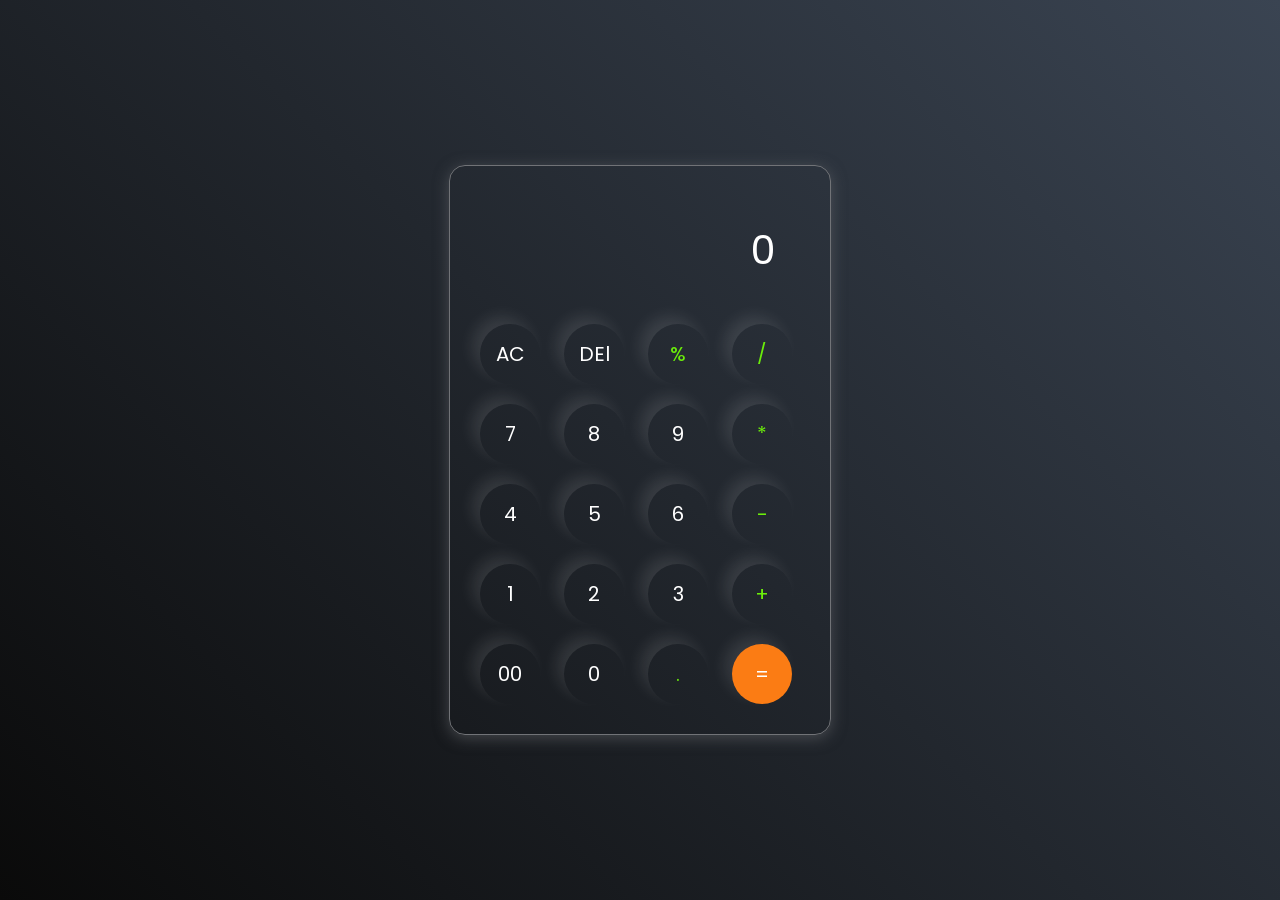
<file: index.html>
<!DOCTYPE html>
<html lang="en">
<head>
    <meta charset="UTF-8">
    <meta name="viewport" content="width=device-width, initial-scale=1.0">
    <title>Document</title>
    <link rel="stylesheet" href="style.css">
</head>
<body>
    <div class="calculator">
        <input type="text" placeholder="0" id="inputBox">
        <div>
            <button>AC</button>
            <button>DEl</button>
            <button class="operator">%</button>
            <button class="operator">/</button>
        </div>
         <div>
            <button>7</button>
            <button>8</button>
            <button>9</button>
            <button class="operator">*</button>
        </div>
        <div>
            <button>4</button>
            <button>5</button>
            <button>6</button>
            <button class="operator">-</button>
        </div>
        <div>
            <button>1</button>
            <button>2</button>
            <button>3</button>
            <button class="operator">+</button>
        </div>
        <div>
            <button>00</button>
            <button>0</button>
            <button class="operator">.</button>
            <button class="equal">=</button>
        </div>
    </div>
  <script>
    let input = document.getElementById('inputBox');
let buttons = document.querySelectorAll('button');

let string = "";
let arr = Array.from(buttons);
arr.forEach(button => {
    button.addEventListener('click', (e) =>{
        if(e.target.innerHTML == '='){
            string = eval(string);
            input.value = string;
        }

        else if(e.target.innerHTML == 'AC'){
            string = "";
            input.value = string;
        }
        else if(e.target.innerHTML == 'DEL'){
            string = string.substring(0, string.length-1);
            input.value = string;
        }
        else{
            string += e.target.innerHTML;
            input.value = string;
        }

    })
})
  </script>
</body>
</html>
</file>
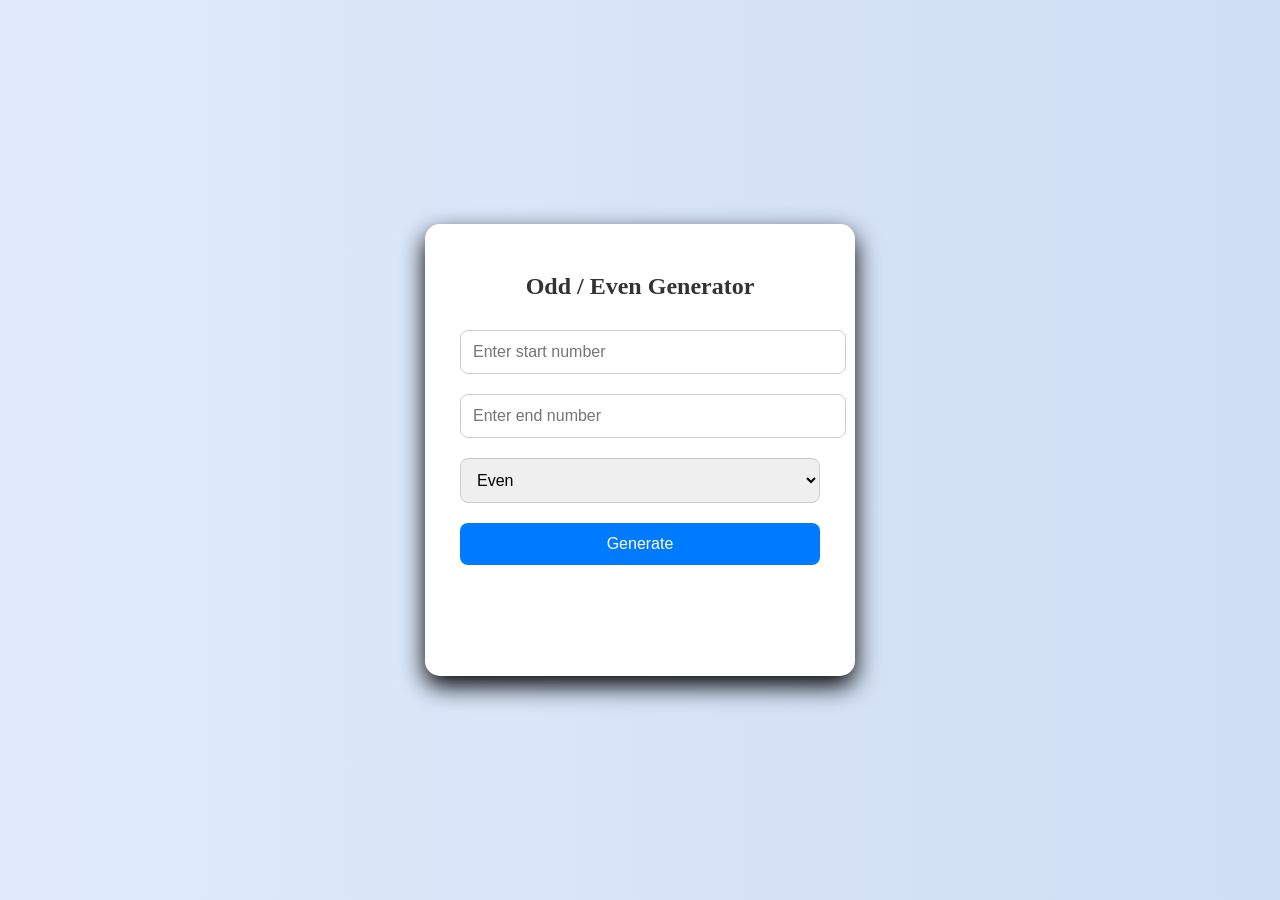
<file: aqsa.html>
<!DOCTYPE html>
<html lang="en">
<head>
  <meta charset="UTF-8">
  <title>Odd/Even Generator</title>
  <style>
    body {
      margin: 0;
      padding: 0;
      background: linear-gradient(to right, #e0eafc, #cfdef3);
      display: flex;
      justify-content: center;
      align-items: center;
      height: 100vh;
      overflow: hidden;
    }
    .container {
      background: white;
      padding: 30px 35px;
      border-radius: 15px;
      box-shadow: 0 10px 25px black;
      width: 360px;
      text-align: center;
      animation: fadeIn 1s ease-in-out;
    }
    h2 {
      margin-bottom: 20px;
      color: #333;
    }
    input, select, button {
      width: 100%;
      padding: 12px;
      margin: 10px 0;
      border: 1px solid #ccc;
      border-radius: 8px;
      font-size: 16px;
      transition: 0.3s;
    }
    button {
      background-color: #007BFF;
      color: white;
      border: none;
      cursor: pointer;
    }
    button:hover {
      background-color: #0056b3;
    }
    .result {
      margin-top: 20px;
      font-size: 18px;
      color: grey;
      background:whitesmoke;
      border-radius: 10px;
      padding: 15px;
      white-space: pre-line;
      opacity: 0;
      transform: translateY(20px);
      transition: all 0.5s ease-in-out;
    }
    .result.show {
      opacity: 1;
      transform: translateY(0);
    }

    @keyframes fadeIn {
      from { opacity: 0; transform: scale(0.9); }
      to { opacity: 1; transform: scale(1); }
    }
  </style>
</head>
<body>

  <div class="container">
    <h2>Odd / Even Generator</h2>
    <input type="number" id="start" placeholder="Enter start number">
    <input type="number" id="end" placeholder="Enter end number">
    <select id="type">
      <option value="even">Even</option>
      <option value="odd">Odd</option>
    </select>
    <button onclick="generateNumbers()">Generate</button>
    <div class="result" id="output">Result will appear here</div>
  </div>

  <script>
    function generateNumbers() {
      const start = parseInt(document.getElementById("start").value);
      const end = parseInt(document.getElementById("end").value);
      const type = document.getElementById("type").value;
      const outputDiv = document.getElementById("output");
      let result = "";

      if (isNaN(start) || isNaN(end)) {
        result = " Please enter valid numbers!";
      } else if (start > end) {
        result = "Start number must be less than or equal to end number!";
      } else {
        result += `${type.toUpperCase()} numbers from ${start} to ${end}:\n\n`;
        for (let i = start; i <= end; i++) {
          if (type === "even" && i % 2 === 0) {
            result += i + " ";
            console.log(i);
          } else if (type === "odd" && i % 2 !== 0) {
            result += i + " ";
            console.log(i);
          }
          }
          }

      outputDiv.innerText = result;
      outputDiv.classList.add("show");
    }
  </script>

</body>
</html>
</file>
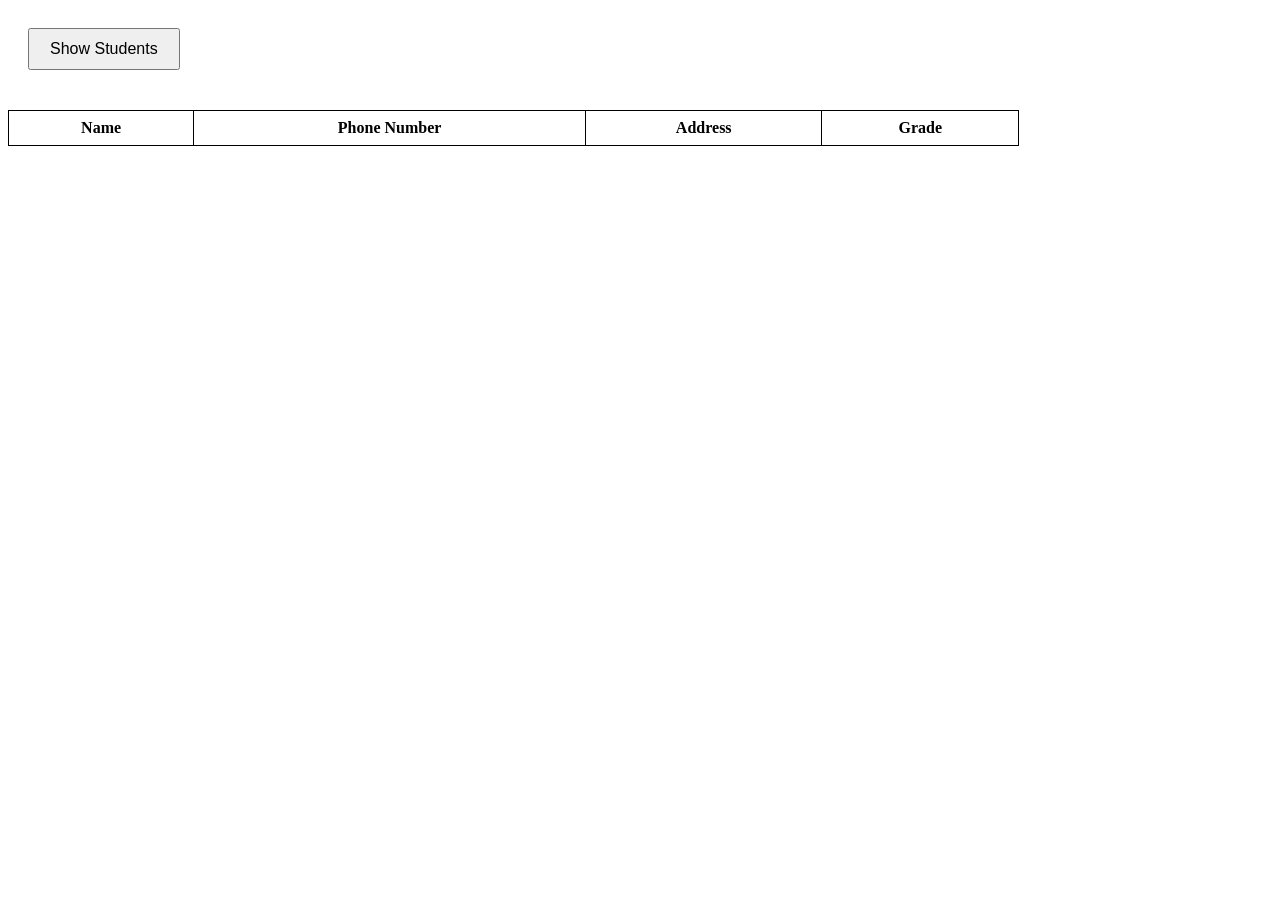
<file: jawwad.html>
<!DOCTYPE html>
<html lang="en">
<head>
    <meta charset="UTF-8">
    <title>Student Data Table</title>
    <style>
        table {
            width: 80%;
            border-collapse: collapse;
            margin: 20px 0;
        }
        table, th, td {
            border: 1px solid black;
            text-align: center;
            padding: 8px;
        }
        button {
            padding: 10px 20px;
            font-size: 16px;
            margin: 20px;
        }
    </style>
</head>
<body>
    <button onclick="jawwad()">Show Students</button>
    <table id="student">
        <thead>
            <tr>
                <th>Name</th>
                <th>Phone Number</th>
                <th>Address</th>
                <th>Grade</th>
            </tr>
        </thead>
        <tbody>
        </tbody>
    </table>

    <script>
        const students = [
            { name: "Jawwad", phone: "03001234567", address: "Karachi", grade: "A" },
            { name: "Ahmad", phone: "03111234567", address: "Karachi", grade: "B" },
            { name: "Noor", phone: "03221234567", address: "Islamabad", grade: "A+" },
            { name: "Sheikh", phone: "03331234567", address: "Karachi", grade: "B+" }
        ];
 
        function jawwad() {
            const tableBody = document.querySelector("#student tbody");
            tableBody.innerHTML = ""; 

            for (let i = 0; i < students.length; i++) {
                const student = students[i];
                const row = `
                    <tr>
                        <td>${student.name}</td>
                        <td>${student.phone}</td>
                        <td>${student.address}</td>
                        <td>${student.grade}</td>
                    </tr>
                `;
                tableBody.innerHTML += row;
            }
        }
    </script>

</body>
</html>

</body>
</html>
</file>
<file: style.css>
@import url('https://fonts.googleapis.com/css2?family=Dancing+Script:wght@400..700&family=Pacifico&family=Playwrite+IT+Moderna:wght@100..400&family=Poppins:ital,wght@0,100;0,200;0,300;0,400;0,500;0,600;0,700;0,800;0,900;1,100;1,200;1,300;1,400;1,500;1,600;1,700;1,800;1,900&family=Sigmar&display=swap');
*{
    margin: 0;
    padding: 0;
    box-sizing: border-box;
    font-family: "Poppins", sans-serif;
}
body{
    width: 100%;
    height: 100vh;
    display: flex;
    justify-content: center;
    align-items: center;
    background: linear-gradient(45deg, #0a0a0a, #3a4452);
}
.calculator{
    border: 1px solid #717377;
    padding: 20px;
    border-radius: 16px;
    background: transparent;
    box-shadow: 0px 3px 15px rgba(113, 115, 119, 0.5);
}
input{
    width: 320px;
    border: none;
    padding: 24px;
    margin: 10px;
    background:transparent;
    box-shadow: 0px 3px 15px rgbs(84, 84, 84, 0.1);
    font-size: 40px;
    text-align: right;
    cursor: pointer;
    color: #ffffffff;
}
input::placeholder{
    color: #ffffffff;
}
button{
    border: none;
    width: 60px;
    height: 60px;
    margin: 10px;
    border-radius: 50%;
    background: transparent;
    color: #ffffffff;
    font-size: 20px;
    box-shadow: -8px -8px 15px rgba(255, 255, 255 ,0.1);
    cursor: pointer;
}
.equal{
    background-color: #fb7c14;
}
.operator{
    color: #6bee0a;
}
</file>
